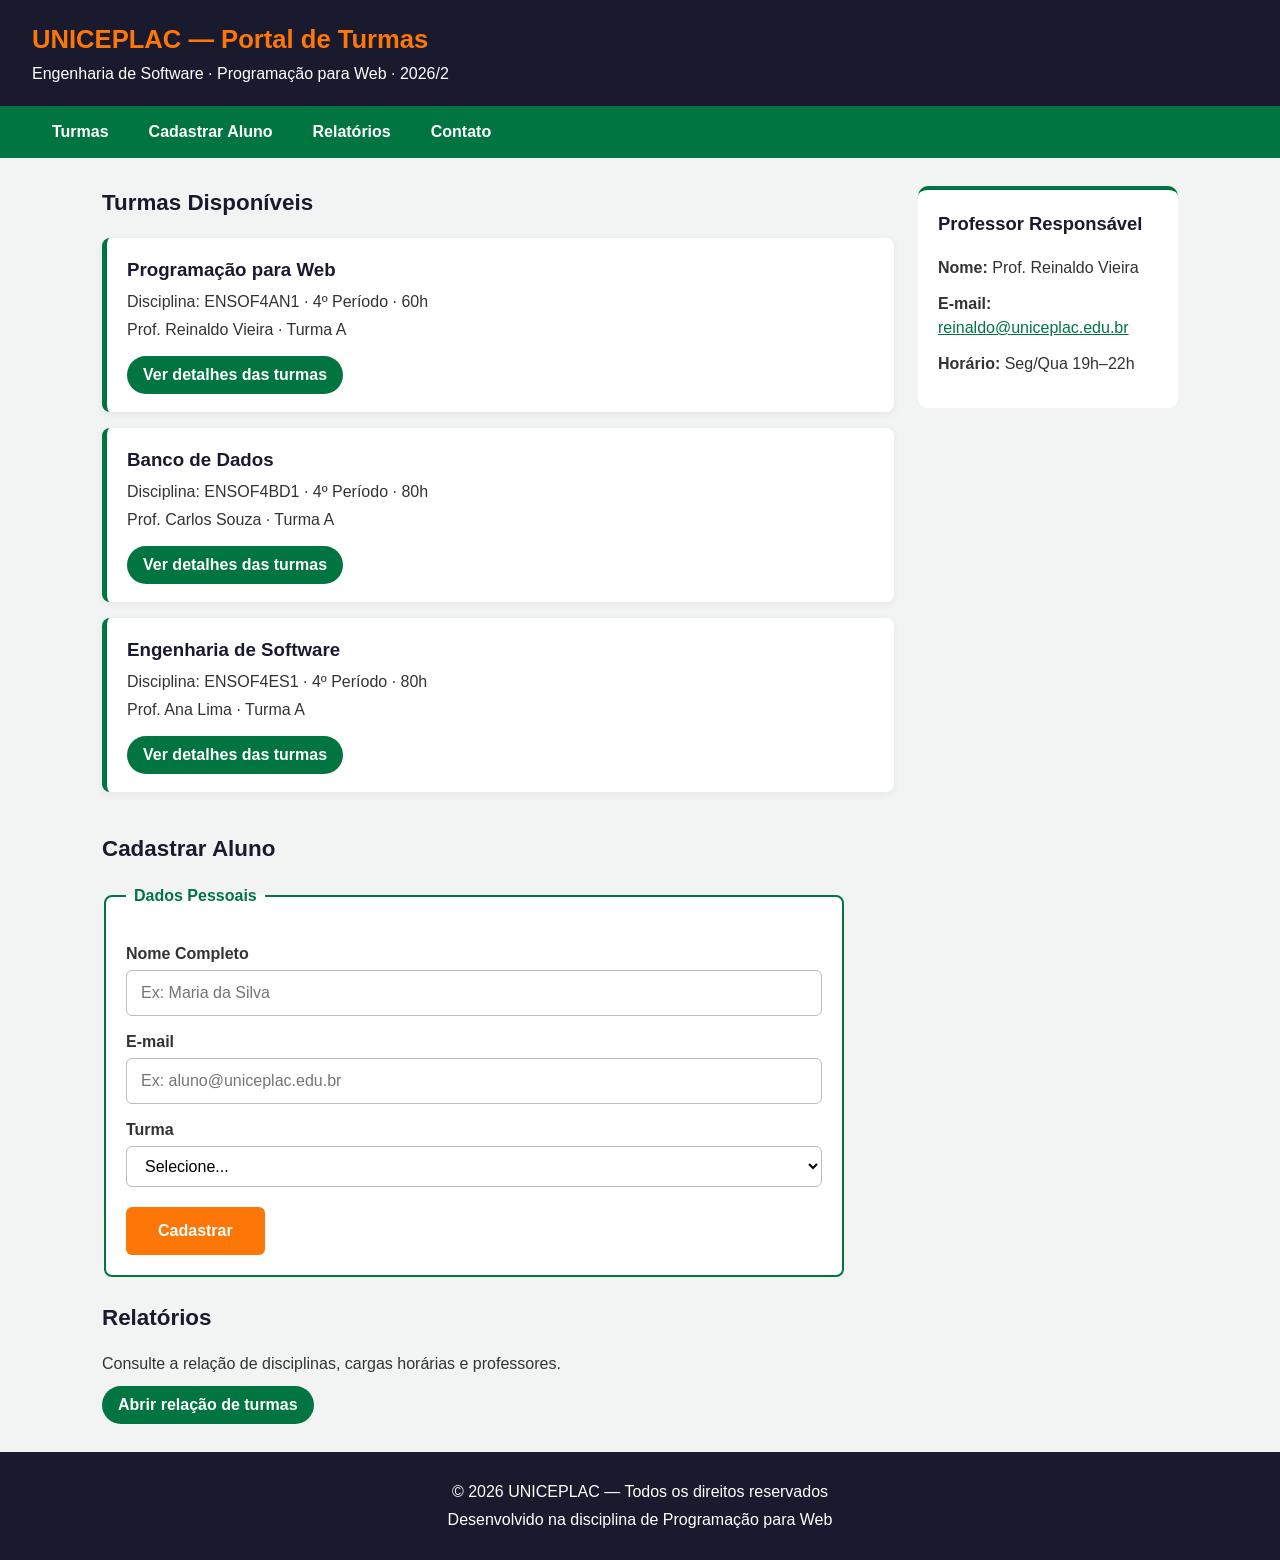
<file: index.html>
<!DOCTYPE html>
<html lang="pt-BR">
<head>
  <meta charset="UTF-8">
  <meta name="viewport" content="width=device-width, initial-scale=1.0">
  <meta name="description" content="Portal de turmas da atividade de Programação para Web da UNICEPLAC.">
  <title>Portal de Turmas — UNICEPLAC</title>
  <link rel="stylesheet" href="estilo.css">
</head>
<body>
  <header>
    <div>
      <h1>UNICEPLAC — Portal de Turmas</h1>
      <p>Engenharia de Software · Programação para Web · 2026/2</p>
    </div>
  </header>

  <nav aria-label="Navegação principal">
    <ul>
      <li><a href="#turmas">Turmas</a></li>
      <li><a href="#cadastrar">Cadastrar Aluno</a></li>
      <li><a href="#relatorio">Relatórios</a></li>
      <li><a href="#contato">Contato</a></li>
    </ul>
  </nav>

  <main>
    <section id="turmas" aria-labelledby="titulo-turmas">
      <h2 id="titulo-turmas">Turmas Disponíveis</h2>
      <article>
        <h3>Programação para Web</h3>
        <p>Disciplina: ENSOF4AN1 · 4º Período · 60h</p>
        <p>Prof. Reinaldo Vieira · Turma A</p>
        <a href="turmas.jsp">Ver detalhes das turmas</a>
      </article>
      <article>
        <h3>Banco de Dados</h3>
        <p>Disciplina: ENSOF4BD1 · 4º Período · 80h</p>
        <p>Prof. Carlos Souza · Turma A</p>
        <a href="turmas.jsp">Ver detalhes das turmas</a>
      </article>
      <article>
        <h3>Engenharia de Software</h3>
        <p>Disciplina: ENSOF4ES1 · 4º Período · 80h</p>
        <p>Prof. Ana Lima · Turma A</p>
        <a href="turmas.jsp">Ver detalhes das turmas</a>
      </article>
    </section>

    <aside aria-labelledby="titulo-professor">
      <h2 id="titulo-professor">Professor Responsável</h2>
      <p><strong>Nome:</strong> Prof. Reinaldo Vieira</p>
      <p><strong>E-mail:</strong> <a href="mailto:reinaldo@uniceplac.edu.br">reinaldo@uniceplac.edu.br</a></p>
      <p><strong>Horário:</strong> Seg/Qua 19h–22h</p>
    </aside>

    <section id="cadastrar" class="largura-total" aria-labelledby="titulo-cadastro">
      <h2 id="titulo-cadastro">Cadastrar Aluno</h2>
      <!-- O servidor valida novamente todos os campos em processar.jsp. -->
      <form action="processar.jsp" method="post">
        <fieldset>
          <legend>Dados Pessoais</legend>
          <label for="nome">Nome Completo</label>
          <input type="text" id="nome" name="nome" placeholder="Ex: Maria da Silva" maxlength="120" required>
          <label for="email">E-mail</label>
          <input type="email" id="email" name="email" placeholder="Ex: aluno@uniceplac.edu.br" maxlength="254" required>
          <label for="turma">Turma</label>
          <select id="turma" name="turma" required>
            <option value="">Selecione...</option>
            <option value="web">Programação para Web</option>
            <option value="bd">Banco de Dados</option>
            <option value="es">Engenharia de Software</option>
          </select>
          <button type="submit">Cadastrar</button>
        </fieldset>
      </form>
    </section>

    <section id="relatorio" class="largura-total" aria-labelledby="titulo-relatorio">
      <h2 id="titulo-relatorio">Relatórios</h2>
      <p>Consulte a relação de disciplinas, cargas horárias e professores.</p>
      <a href="turmas.jsp">Abrir relação de turmas</a>
    </section>
  </main>

  <footer id="contato">
    <p>&copy; 2026 UNICEPLAC — Todos os direitos reservados</p>
    <p>Desenvolvido na disciplina de Programação para Web</p>
  </footer>
</body>
</html>
</file>
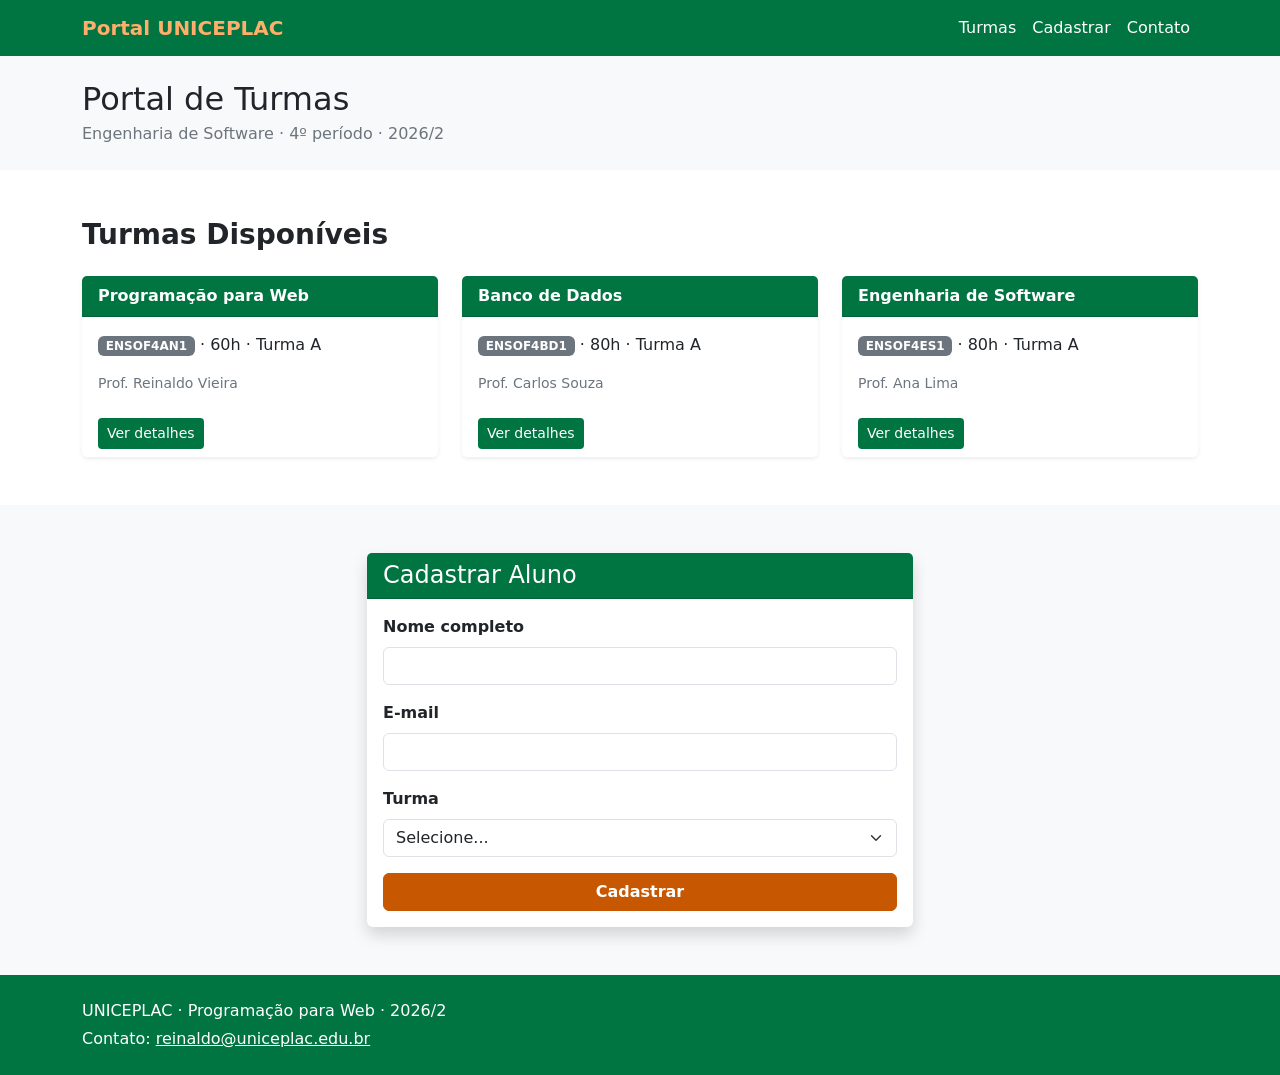
<file: portal-bootstrap.html>
<!DOCTYPE html>
<html lang="pt-BR">
<head>
  <meta charset="UTF-8">
  <meta name="viewport" content="width=device-width, initial-scale=1.0">
  <meta name="description" content="Portal de turmas responsivo com Bootstrap 5.">
  <title>Portal de Turmas — Bootstrap</title>
  <link href="https://cdn.jsdelivr.net/npm/bootstrap@5.3.3/dist/css/bootstrap.min.css" rel="stylesheet">
  <style>
    .bg-uniceplac { background-color: #007441 !important; }
    .text-laranja { color: #ffaf6b !important; }
    .btn-laranja { background-color: #c75700; border-color: #c75700; color: #fff; }
    .btn-laranja:hover { background-color: #a84700; border-color: #a84700; color: #fff; }
  </style>
</head>
<body>
  <nav class="navbar navbar-expand-lg bg-uniceplac" data-bs-theme="dark" aria-label="Navegação principal">
    <div class="container">
      <a class="navbar-brand fw-bold text-laranja" href="#inicio">Portal UNICEPLAC</a>
      <button class="navbar-toggler" type="button" data-bs-toggle="collapse" data-bs-target="#navMenu" aria-controls="navMenu" aria-expanded="false" aria-label="Abrir menu">
        <span class="navbar-toggler-icon"></span>
      </button>
      <div class="collapse navbar-collapse" id="navMenu">
        <ul class="navbar-nav ms-auto">
          <li class="nav-item"><a class="nav-link text-white" href="#turmas">Turmas</a></li>
          <li class="nav-item"><a class="nav-link text-white" href="#cadastrar">Cadastrar</a></li>
          <li class="nav-item"><a class="nav-link text-white" href="#contato">Contato</a></li>
        </ul>
      </div>
    </div>
  </nav>

  <header id="inicio" class="bg-light py-4">
    <div class="container">
      <h1 class="h2 mb-1">Portal de Turmas</h1>
      <p class="text-secondary mb-0">Engenharia de Software · 4º período · 2026/2</p>
    </div>
  </header>

  <main>
    <section id="turmas" class="py-5" aria-labelledby="titulo-turmas">
      <div class="container">
        <h2 id="titulo-turmas" class="h3 mb-4 fw-bold">Turmas Disponíveis</h2>
        <div class="row g-4">
          <div class="col-md-4">
            <article class="card h-100 border-0 shadow-sm">
              <div class="card-header bg-uniceplac text-white fw-bold">Programação para Web</div>
              <div class="card-body">
                <p class="card-text"><span class="badge text-bg-secondary">ENSOF4AN1</span> · 60h · Turma A</p>
                <p class="text-secondary small mb-0">Prof. Reinaldo Vieira</p>
              </div>
              <div class="card-footer bg-white border-0"><a href="turmas.jsp" class="btn btn-sm bg-uniceplac text-white">Ver detalhes</a></div>
            </article>
          </div>
          <div class="col-md-4">
            <article class="card h-100 border-0 shadow-sm">
              <div class="card-header bg-uniceplac text-white fw-bold">Banco de Dados</div>
              <div class="card-body">
                <p class="card-text"><span class="badge text-bg-secondary">ENSOF4BD1</span> · 80h · Turma A</p>
                <p class="text-secondary small mb-0">Prof. Carlos Souza</p>
              </div>
              <div class="card-footer bg-white border-0"><a href="turmas.jsp" class="btn btn-sm bg-uniceplac text-white">Ver detalhes</a></div>
            </article>
          </div>
          <div class="col-md-4">
            <article class="card h-100 border-0 shadow-sm">
              <div class="card-header bg-uniceplac text-white fw-bold">Engenharia de Software</div>
              <div class="card-body">
                <p class="card-text"><span class="badge text-bg-secondary">ENSOF4ES1</span> · 80h · Turma A</p>
                <p class="text-secondary small mb-0">Prof. Ana Lima</p>
              </div>
              <div class="card-footer bg-white border-0"><a href="turmas.jsp" class="btn btn-sm bg-uniceplac text-white">Ver detalhes</a></div>
            </article>
          </div>
        </div>
      </div>
    </section>

    <section id="cadastrar" class="py-5 bg-light" aria-labelledby="titulo-cadastro">
      <div class="container">
        <div class="row justify-content-center">
          <div class="col-lg-6">
            <div class="card shadow border-0">
              <div class="card-header bg-uniceplac text-white"><h2 id="titulo-cadastro" class="h4 mb-0">Cadastrar Aluno</h2></div>
              <div class="card-body">
                <form action="processar.jsp" method="post" class="needs-validation" novalidate>
                  <div class="mb-3">
                    <label class="form-label fw-semibold" for="nome">Nome completo</label>
                    <input type="text" class="form-control" id="nome" name="nome" maxlength="120" required>
                    <div class="invalid-feedback">Informe o nome completo.</div>
                  </div>
                  <div class="mb-3">
                    <label class="form-label fw-semibold" for="email">E-mail</label>
                    <input type="email" class="form-control" id="email" name="email" maxlength="254" required>
                    <div class="invalid-feedback">Informe um e-mail válido.</div>
                  </div>
                  <div class="mb-3">
                    <label class="form-label fw-semibold" for="turma">Turma</label>
                    <select class="form-select" id="turma" name="turma" required>
                      <option value="">Selecione...</option>
                      <option value="web">Programação para Web</option>
                      <option value="bd">Banco de Dados</option>
                      <option value="es">Engenharia de Software</option>
                    </select>
                    <div class="invalid-feedback">Selecione uma turma.</div>
                  </div>
                  <button type="submit" class="btn btn-laranja w-100 fw-bold">Cadastrar</button>
                </form>
              </div>
            </div>
          </div>
        </div>
      </div>
    </section>
  </main>

  <footer id="contato" class="bg-uniceplac text-white py-4">
    <div class="container"><p class="mb-1">UNICEPLAC · Programação para Web · 2026/2</p><p class="mb-0">Contato: <a class="text-white" href="mailto:reinaldo@uniceplac.edu.br">reinaldo@uniceplac.edu.br</a></p></div>
  </footer>

  <!-- O toast confirma que o formulário passou pela validação do navegador; o JSP valida novamente. -->
  <div class="toast-container position-fixed bottom-0 end-0 p-3">
    <div id="toastCadastro" class="toast align-items-center text-bg-success" role="status" aria-live="polite" aria-atomic="true" data-bs-delay="1500">
      <div class="d-flex">
        <div class="toast-body">Dados válidos. Enviando cadastro ao servidor...</div>
        <button type="button" class="btn-close btn-close-white me-2 m-auto" data-bs-dismiss="toast" aria-label="Fechar"></button>
      </div>
    </div>
  </div>

  <script src="https://cdn.jsdelivr.net/npm/bootstrap@5.3.3/dist/js/bootstrap.bundle.min.js"></script>
  <script>
    // Mostra o feedback antes do envio; processar.jsp confirma o resultado definitivo.
    document.querySelectorAll(".needs-validation").forEach(function (form) {
      form.addEventListener("submit", function (event) {
        event.preventDefault();
        form.classList.add("was-validated");
        if (!form.checkValidity()) {
          event.stopPropagation();
          return;
        }
        var button = form.querySelector('button[type="submit"]');
        button.disabled = true;
        var toastElement = document.getElementById("toastCadastro");
        toastElement.addEventListener("hidden.bs.toast", function () { form.submit(); }, { once: true });
        bootstrap.Toast.getOrCreateInstance(toastElement).show();
      });
    });
  </script>
</body>
</html>
</file>
<file: estilo.css>
:root {
  --cor-principal: #007441;
  --cor-destaque: #fd7708;
  --cor-escura: #1a1a2e;
  --cor-fundo: #f2f4f3;
  --fonte: "Segoe UI", Arial, sans-serif;
}

* { box-sizing: border-box; }
html { scroll-behavior: smooth; }
body { margin: 0; font-family: var(--fonte); color: #333; background: var(--cor-fundo); line-height: 1.5; }

header {
  display: flex;
  align-items: center;
  justify-content: space-between;
  background: var(--cor-escura);
  color: #fff;
  padding: 20px 32px;
}
header h1 { margin: 0; color: var(--cor-destaque); font-size: 1.6rem; }
header p { margin: 4px 0 0; }

nav { background: var(--cor-principal); padding: 0 32px; }
nav ul { display: flex; flex-wrap: wrap; margin: 0; padding: 0; list-style: none; }
nav a { display: block; padding: 14px 20px; color: #fff; text-decoration: none; font-weight: 600; transition: background 0.2s, color 0.2s; }
nav a:hover, nav a:focus-visible { background: rgba(255,255,255,0.15); color: #ffd8b6; }

main {
  display: flex;
  flex-wrap: wrap;
  align-items: flex-start;
  gap: 24px;
  max-width: 1140px;
  margin: 0 auto;
  padding: 28px 32px;
}
main > #turmas { flex: 1 1 0; min-width: 0; }
main > aside {
  flex: 0 0 260px;
  background: #fff;
  padding: 20px;
  border-radius: 10px;
  border-top: 4px solid var(--cor-principal);
}
.largura-total { flex: 0 0 100%; min-width: 0; }
h2 { margin: 0 0 18px; color: var(--cor-escura); font-size: 1.4rem; }
aside h2 { font-size: 1.15rem; }
aside p { margin: 0 0 12px; overflow-wrap: anywhere; }
aside a { color: var(--cor-principal); }

article {
  background: #fff;
  border-radius: 8px;
  border-left: 5px solid var(--cor-principal);
  padding: 18px 20px;
  margin-bottom: 16px;
  box-shadow: 0 2px 8px rgba(0,0,0,0.06);
  transition: transform 0.2s, box-shadow 0.2s;
}
article:hover { transform: translateX(4px); box-shadow: 0 4px 14px rgba(0,116,65,0.15); }
article h3 { margin: 0 0 6px; color: var(--cor-escura); }
article p { margin: 4px 0; }
article a, #relatorio a {
  display: inline-block;
  margin-top: 10px;
  padding: 7px 16px;
  border-radius: 20px;
  color: #fff;
  background: var(--cor-principal);
  text-decoration: none;
  font-weight: 600;
}
article a:hover, #relatorio a:hover { background: #005d34; }

fieldset { max-width: 740px; border: 2px solid var(--cor-principal); border-radius: 8px; padding: 20px; background: #fff; }
legend { padding: 0 8px; color: var(--cor-principal); font-weight: 700; }
label { display: block; margin: 14px 0 4px; font-weight: 600; }
input[type="text"], input[type="email"], select {
  width: 100%; padding: 10px 14px; border: 1px solid #bbb; border-radius: 6px;
  font: inherit; background: #fff; transition: border-color 0.2s, box-shadow 0.2s;
}
input:focus, select:focus { outline: none; border-color: var(--cor-principal); box-shadow: 0 0 0 3px rgba(0,116,65,0.15); }
button[type="submit"] { margin-top: 20px; padding: 12px 32px; border: 0; border-radius: 6px; color: #fff; background: var(--cor-destaque); font: inherit; font-weight: 700; cursor: pointer; }
button[type="submit"]:hover { background: #d96300; }
:focus-visible { outline: 3px solid var(--cor-destaque); outline-offset: 2px; }
#relatorio p { margin: 0; }
footer { padding: 24px 32px; background: var(--cor-escura); color: #fff; text-align: center; }
footer p { margin: 4px 0; }

@media (max-width: 768px) {
  header { padding: 20px 16px; }
  nav { padding: 0 8px; }
  nav a { padding: 12px; }
  main { flex-direction: column; padding: 20px 16px; }
  main > #turmas, main > aside, .largura-total { flex: 0 0 auto; width: 100%; }
}
</file>
